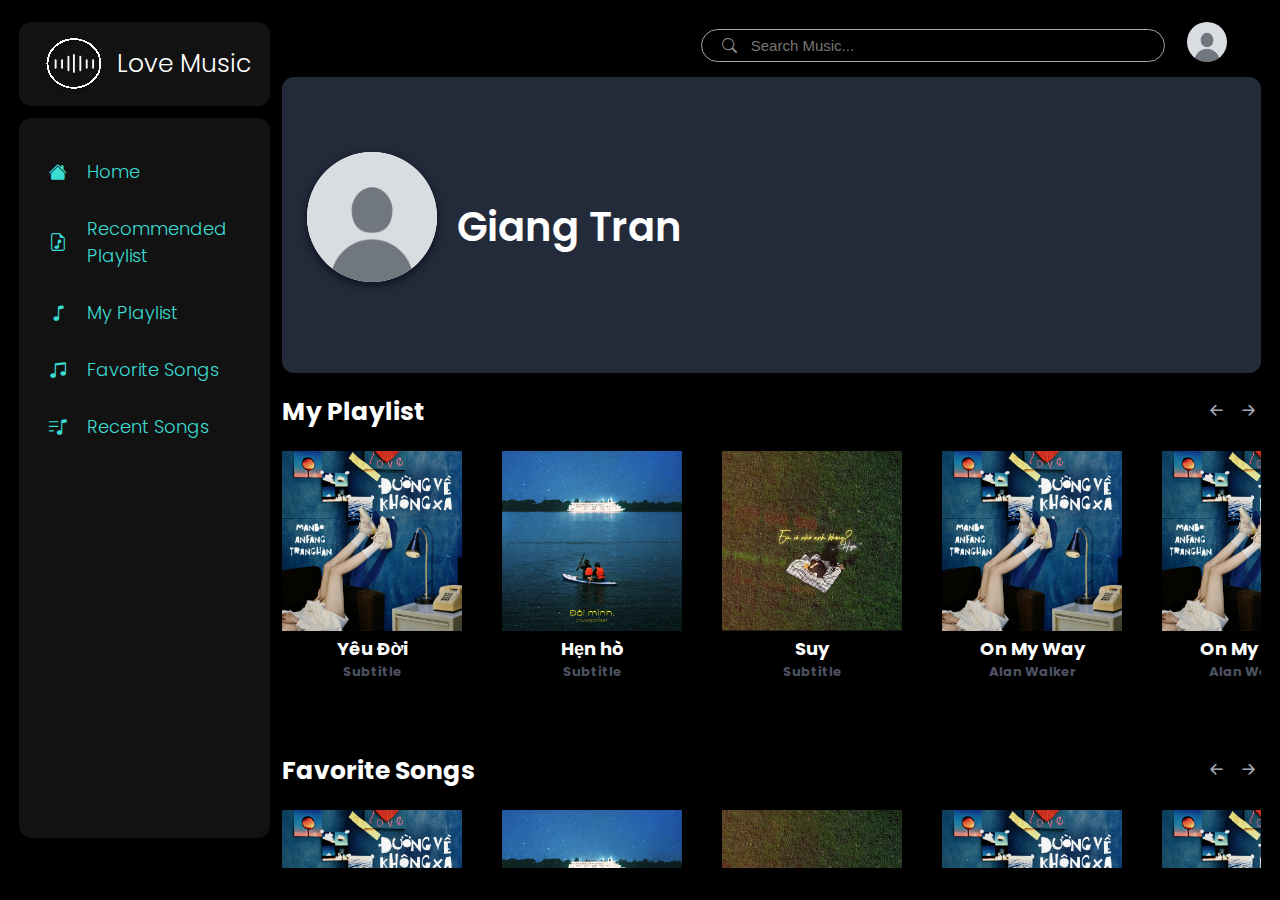
<file: index.html>
<!DOCTYPE html>
<html lang="en">
<head>
    <meta charset="UTF-8">
    <meta name="viewport" content="width=device-width, initial-scale=1.0">
    <link rel="stylesheet" href="https://cdn.jsdelivr.net/npm/bootstrap-icons@1.7.2/font/bootstrap-icons.css">
    <link rel="stylesheet" href="style.css">
    <title>Love Music</title>
</head>
<body>
    <header>
        <div class="menu_side">
            <div class="logo">
                <div class="img_logo">
                    <img src="img/logo.svg" alt="Logo" title="Logo">
                </div>
                <div class="web_name">Love Music</div>
            </div>
            <div class="playlist">
                <!-- <h1>Playlist</h1> -->
                <h4 class="active"><span></span><i class="bi bi-house-fill"></i> Home</h4>
                <h4 class="active"><span></span><i class="bi bi-file-earmark-music"></i> Recommended Playlist</h4>
                <h4 class="active"><span></span><i class="bi bi-music-note"></i>My Playlist</h4>
                <h4 class="active"><span></span><i class="bi bi-music-note-beamed"></i> Favorite Songs</h4>
                <h4 class="active"><span></span><i class="bi bi-music-note-list"></i></i> Recent Songs</h4>
            </div>
        </div>

        <div class="song_side">
            <nav>
                <div class="search">
                    <i class="bi bi-search"></i>
                    <input type="text" placeholder="Search Music...">
                </div>
                <div class="user">
                    <img src="img/avatar.jpg" alt="User" title="GiangTran">
                </div>
            </nav>
            <div class="profile">
                <div class="ava">
                    <img src="img/avatar.jpg" alt="Avatar" title="GiangTran">
                </div>
                <div class="username">Giang Tran</div>
            </div>
                <!-- ------------------------------------------------------------------------------------------- -->
            <div class="my_playlist">
                <div class="h4">
                    <h4>My Playlist</h4>
                    <div class="btn_s">
                        <i id="left_scroll" class="bi bi-arrow-left-short"></i>
                        <i id="right_scroll" class="bi bi-arrow-right-short"></i>
                    </div>
                </div>

                <div class="playlists">
                    <li class="songItem">
                        <div class="img_play">
                            <img src="img/1.jpg" alt="alan">
                            <i class="bi playListPlay bi-play-circle-fill" id="7"></i>
                        </div>
                        <h5>Yêu Đời
                            <br>
                            <div class="subtitle">Subtitle</div>
                        </h5>
                    </li>
                    <li class="songItem">
                        <div class="img_play">
                            <img src="img/2.jpg" alt="alan">
                            <i class="bi playListPlay bi-play-circle-fill" id="8"></i>
                        </div>
                        <h5>Hẹn hò
                            <br>
                            <div class="subtitle">Subtitle</div>
                        </h5>
                    </li>
                    <li class="songItem">
                        <div class="img_play">
                            <img src="img/3.jpg" alt="alan">
                            <i class="bi playListPlay bi-play-circle-fill" id="9"></i>
                        </div>
                        <h5>Suy
                            <br>
                            <div class="subtitle">Subtitle</div>
                        </h5>
                    </li>
                    <li class="songItem">
                        <div class="img_play">
                            <img src="img/1.jpg" alt="alan">
                            <i class="bi playListPlay bi-play-circle-fill" id="10"></i>
                        </div>
                        <h5>On My Way
                            <br>
                            <div class="subtitle">Alan Walker</div>
                        </h5>
                    </li>
                    <li class="songItem">
                        <div class="img_play">
                            <img src="img/1.jpg" alt="alan">
                            <i class="bi playListPlay bi-play-circle-fill" id="11"></i>
                        </div>
                        <h5>On My Way
                            <br>
                            <div class="subtitle">Alan Walker</div>
                        </h5>
                    </li>
                    <li class="songItem">
                        <div class="img_play">
                            <img src="img/1.jpg" alt="alan">
                            <i class="bi playListPlay bi-play-circle-fill" id="12"></i>
                        </div>
                        <h5>On My Way
                            <br>
                            <div class="subtitle">Alan Walker</div>
                        </h5>
                    </li>
                    <li class="songItem">
                        <div class="img_play">
                            <img src="img/1.jpg" alt="alan">
                            <i class="bi playListPlay bi-play-circle-fill" id="13"></i>
                        </div>
                        <h5>On My Way
                            <br>
                            <div class="subtitle">Alan Walker</div>
                        </h5>
                    </li>
                    <li class="songItem">
                        <div class="img_play">
                            <img src="img/1.jpg" alt="alan">
                            <i class="bi playListPlay bi-play-circle-fill" id="14"></i>
                        </div>
                        <h5>On My Way
                            <br>
                            <div class="subtitle">Alan Walker</div>
                        </h5>
                    </li>
                    <li class="songItem">
                        <div class="img_play">
                            <img src="img/1.jpg" alt="alan">
                            <i class="bi playListPlay bi-play-circle-fill" id="15"></i>
                        </div>
                        <h5>On My Way
                            <br>
                            <div class="subtitle">Alan Walker</div>
                        </h5>
                    </li>
                </div>
            </div>
            <!-- ------------------------------------------------------------------------------------------ -->
            <div class="my_playlist">
                <div class="h4">
                    <h4>Favorite Songs</h4>
                    <div class="btn_s">
                        <i id="left_scroll" class="bi bi-arrow-left-short"></i>
                        <i id="right_scroll" class="bi bi-arrow-right-short"></i>
                    </div>
                </div>

                <div class="playlists">
                    <li class="songItem">
                        <div class="img_play">
                            <img src="img/1.jpg" alt="alan">
                            <i class="bi playListPlay bi-play-circle-fill" id="7"></i>
                        </div>
                        <h5>Song 1
                            <br>
                            <div class="subtitle">Subtitle</div>
                        </h5>
                    </li>
                    <li class="songItem">
                        <div class="img_play">
                            <img src="img/2.jpg" alt="alan">
                            <i class="bi playListPlay bi-play-circle-fill" id="8"></i>
                        </div>
                        <h5>Song 2
                            <br>
                            <div class="subtitle">Subtitle</div>
                        </h5>
                    </li>
                    <li class="songItem">
                        <div class="img_play">
                            <img src="img/3.jpg" alt="alan">
                            <i class="bi playListPlay bi-play-circle-fill" id="9"></i>
                        </div>
                        <h5>Song 3
                            <br>
                            <div class="subtitle">Subtitle</div>
                        </h5>
                    </li>
                    <li class="songItem">
                        <div class="img_play">
                            <img src="img/1.jpg" alt="alan">
                            <i class="bi playListPlay bi-play-circle-fill" id="10"></i>
                        </div>
                        <h5>On My Way
                            <br>
                            <div class="subtitle">Alan Walker</div>
                        </h5>
                    </li>
                    <li class="songItem">
                        <div class="img_play">
                            <img src="img/1.jpg" alt="alan">
                            <i class="bi playListPlay bi-play-circle-fill" id="11"></i>
                        </div>
                        <h5>On My Way
                            <br>
                            <div class="subtitle">Alan Walker</div>
                        </h5>
                    </li>
                    <li class="songItem">
                        <div class="img_play">
                            <img src="img/1.jpg" alt="alan">
                            <i class="bi playListPlay bi-play-circle-fill" id="12"></i>
                        </div>
                        <h5>On My Way
                            <br>
                            <div class="subtitle">Alan Walker</div>
                        </h5>
                    </li>
                    <li class="songItem">
                        <div class="img_play">
                            <img src="img/1.jpg" alt="alan">
                            <i class="bi playListPlay bi-play-circle-fill" id="13"></i>
                        </div>
                        <h5>On My Way
                            <br>
                            <div class="subtitle">Alan Walker</div>
                        </h5>
                    </li>
                    <li class="songItem">
                        <div class="img_play">
                            <img src="img/1.jpg" alt="alan">
                            <i class="bi playListPlay bi-play-circle-fill" id="14"></i>
                        </div>
                        <h5>On My Way
                            <br>
                            <div class="subtitle">Alan Walker</div>
                        </h5>
                    </li>
                    <li class="songItem">
                        <div class="img_play">
                            <img src="img/1.jpg" alt="alan">
                            <i class="bi playListPlay bi-play-circle-fill" id="15"></i>
                        </div>
                        <h5>On My Way
                            <br>
                            <div class="subtitle">Alan Walker</div>
                        </h5>
                    </li>
                </div>
            </div>
            <!-- ------------------------------------------------------------------------------------------ -->
            <!-- <div class="favourite_songs">
                <div class="h4">
                    <h4>Favorite Songs</h4>
                    <div class="btn_s">
                        <i id="left_scrolls" class="bi bi-arrow-left-short"></i>
                        <i id="right_scrolls" class="bi bi-arrow-right-short"></i>
                    </div>
                </div>
                <div class="song">
                    <li>
                        <img src="img/1.jpg" alt="Arjit Singh" title="Arjit Singh">
                    </li>
                    <li>
                        <img src="img/1.jpg" alt="Arjit Singh" title="Arjit Singh">
                    </li>
                    <li>
                        <img src="img/1.jpg" alt="Arjit Singh" title="Arjit Singh">
                    </li>
                    <li>
                        <img src="img/1.jpg" alt="Arjit Singh" title="Arjit Singh">
                    </li>
                    <li>
                        <img src="img/1.jpg" alt="Arjit Singh" title="Arjit Singh">
                    </li>
                    <li>
                        <img src="img/1.jpg" alt="Arjit Singh" title="Arjit Singh">
                    </li>
                </div>
            </div>
            <div class="favourite_songs">
                <div class="h4">
                    <h4>Recent Songs</h4>
                    <div class="btn_s">
                        <i id="left_scrolls" class="bi bi-arrow-left-short"></i>
                        <i id="right_scrolls" class="bi bi-arrow-right-short"></i>
                    </div>
                </div>
                <div class="song">
                    <li>
                        <img src="img/1.jpg" alt="Arjit Singh" title="Arjit Singh">
                    </li>
                    <li>
                        <img src="img/1.jpg" alt="Arjit Singh" title="Arjit Singh">
                    </li>
                    <li>
                        <img src="img/1.jpg" alt="Arjit Singh" title="Arjit Singh">
                    </li>
                    <li>
                        <img src="img/1.jpg" alt="Arjit Singh" title="Arjit Singh">
                    </li>
                    <li>
                        <img src="img/1.jpg" alt="Arjit Singh" title="Arjit Singh">
                    </li>
                    <li>
                        <img src="img/1.jpg" alt="Arjit Singh" title="Arjit Singh">
                    </li>
                </div>
            </div> -->
        </div>
    </header>
</body>
</html>
</file>
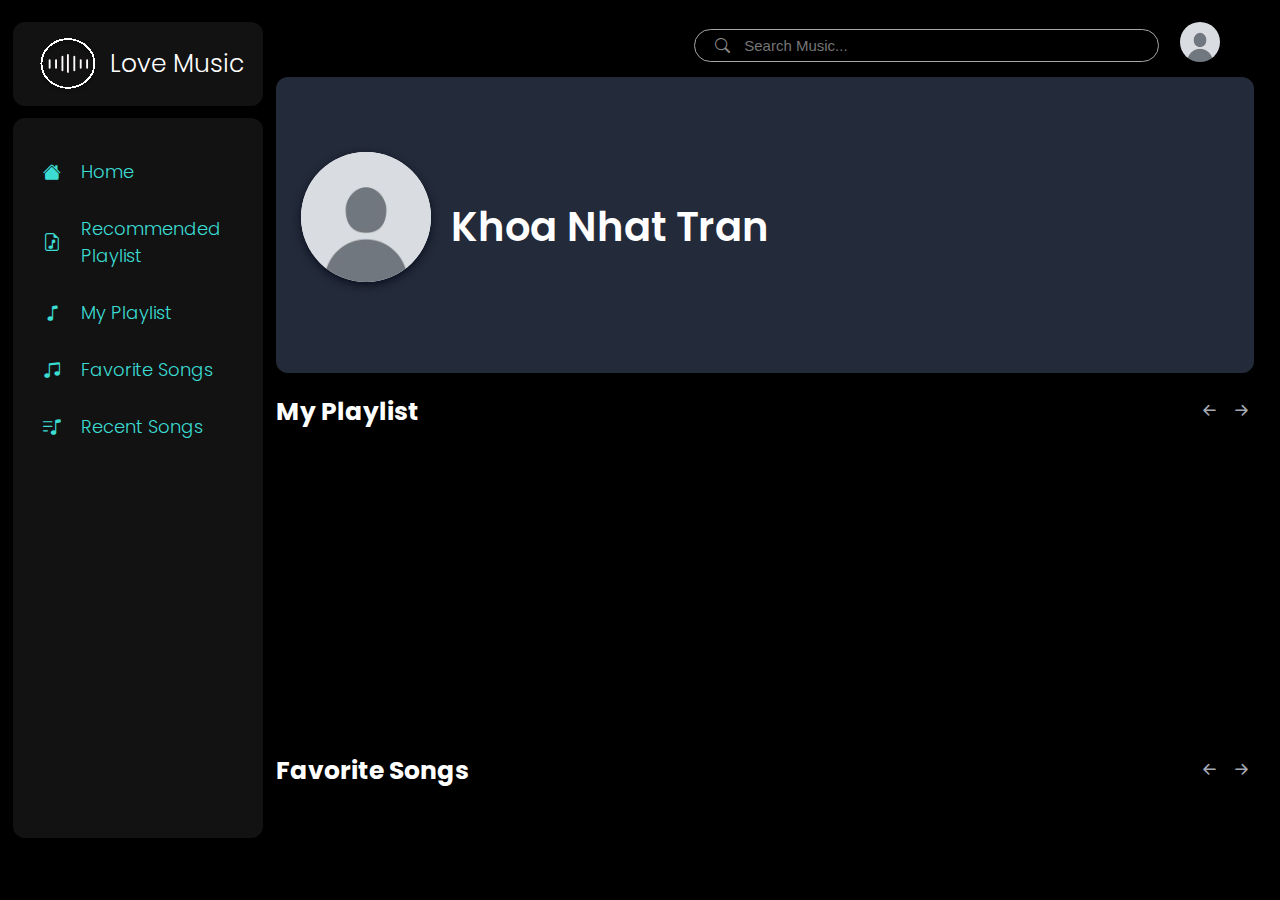
<file: index_fix.html>
<!DOCTYPE html>
<html lang="en">
<head>
    <meta charset="UTF-8">
    <meta name="viewport" content="width=device-width, initial-scale=1.0">
    <link rel="stylesheet" href="https://cdn.jsdelivr.net/npm/bootstrap-icons@1.7.2/font/bootstrap-icons.css">
    <link rel="stylesheet" href="style.css">
    <title>Love Music</title>
</head>
<body>
    <header>
        <div class="menu_side">
            <div class="logo">
                <div class="img_logo">
                    <img src="img/logo.svg" alt="Logo" title="Logo">
                </div>
                <div class="web_name">Love Music</div>
            </div>
            <div class="playlist">
                <h4 class="active"><span></span><i class="bi bi-house-fill"></i> Home</h4>
                <h4 class="active"><span></span><i class="bi bi-file-earmark-music"></i> Recommended Playlist</h4>
                <h4 class="active"><span></span><i class="bi bi-music-note"></i> My Playlist</h4>
                <h4 class="active"><span></span><i class="bi bi-music-note-beamed"></i> Favorite Songs</h4>
                <h4 class="active"><span></span><i class="bi bi-music-note-list"></i> Recent Songs</h4>
            </div>
        </div>

        <div class="song_side">
            <nav>
                <div class="search">
                    <i class="bi bi-search"></i>
                    <input type="text" placeholder="Search Music...">
                </div>
                <div class="user">
                    <img src="img/avatar.jpg" alt="User" title="khoacm" id="userImage">
                </div>
            </nav>
            <div class="profile">
                <div class="ava">
                    <img src="img/avatar.jpg" alt="Avatar" title="GiangTran">
                </div>
                <div class="username">Khoa Nhat Tran</div>
            </div>

            <!-- My Playlist Section -->
            <div class="my_playlist">
                <div class="h4">
                    <h4>My Playlist</h4>
                    <div class="btn_s">
                        <i id="left_scroll" class="bi bi-arrow-left-short"></i>
                        <i id="right_scroll" class="bi bi-arrow-right-short"></i>
                    </div>
                </div>
                <div class="playlists",  id="myPlaylistContainer">
                    <!-- Playlist Items -->
                    <!-- Add your playlist items here -->
                </div>
            </div>

            <!-- Favorite Songs Section -->
            <div class="my_playlist">
                <div class="h4">
                    <h4>Favorite Songs</h4>
                    <div class="btn_s">
                        <i id="left_scroll" class="bi bi-arrow-left-short"></i>
                        <i id="right_scroll" class="bi bi-arrow-right-short"></i>
                    </div>
                </div>
                <div class="playlists", id="myRecentlyPlaylistContainter">
                    <!-- Favorite Songs Items -->
                    <!-- Add your favorite songs items here -->
                </div>
            </div>
            <!-- End Playlist Components -->
        </div>
    </header>x1
    <script src='main.js'></script></body>
</html>
</file>
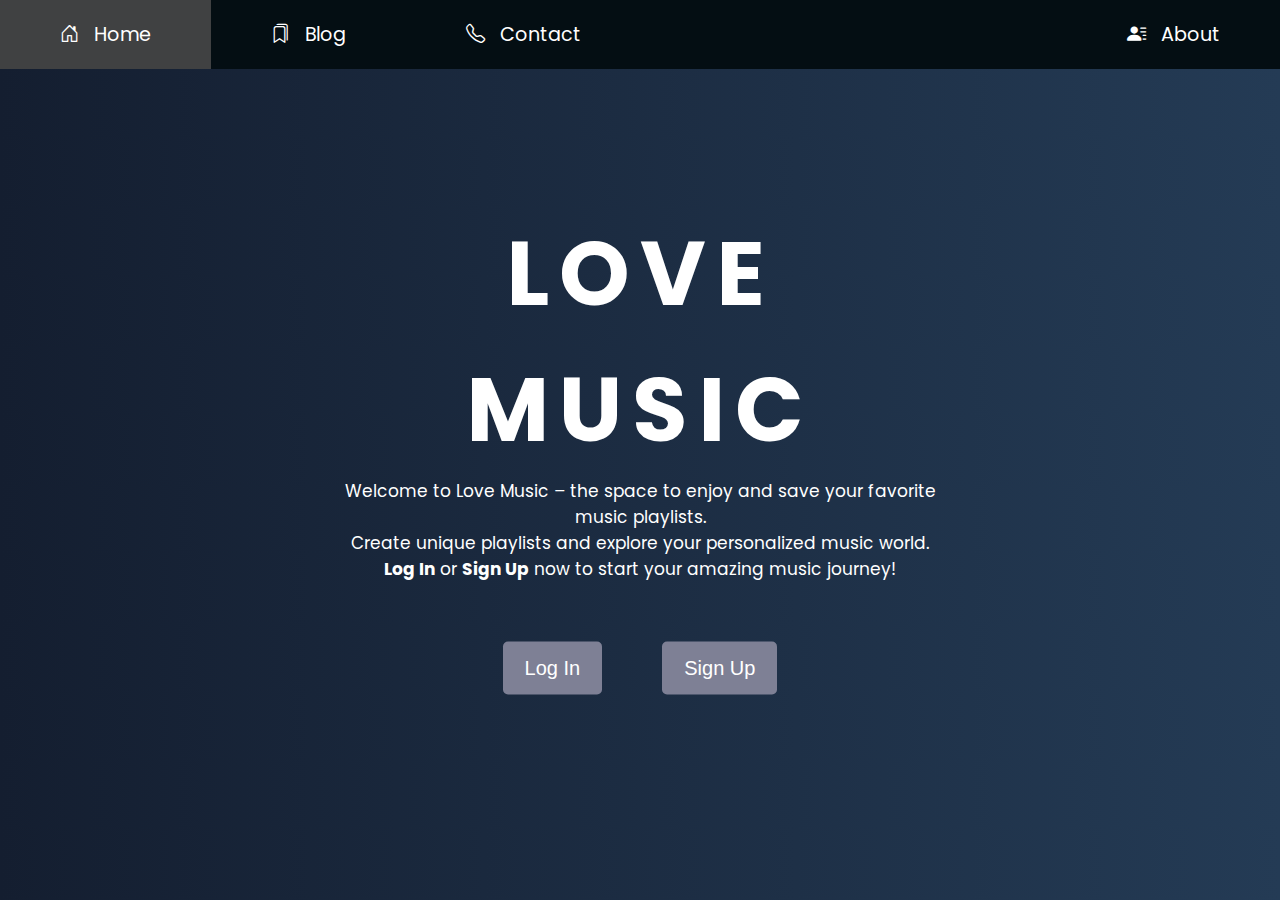
<file: landingpage.html>
<!DOCTYPE html>
<html lang="en">
  <head>
    <meta charset="UTF-8" />
    <meta name="viewport" content="width=device-width, initial-scale=1.0" />
    <link
      rel="stylesheet"
      href="https://cdn.jsdelivr.net/npm/bootstrap-icons@1.7.2/font/bootstrap-icons.css" />
    <link rel="stylesheet" href="landingpage.css" />
    <link rel="icon" href="img/notnhac.svg" type="image/svg+xml">
    <title>Love Music</title>
  </head>
  <body>
    <header>
      <ul>
        <li>
          <a href="home.html"><i class="bi bi-house-door"></i> Home</a>
        </li>
        <li>
          <a href="news.html"><i class="bi bi-bookmarks"></i> Blog</a>
        </li>
        <li>
          <a href="contact.html"><i class="bi bi-telephone"></i> Contact</a
          >
        </li>
        <li style="float: right"><a href="about.html"><i class="bi bi-person-lines-fill"></i> About</a></li>
      </ul>
    </header>
    <div class="container">
        <h1>LOVE MUSIC</h1>
        <p>Welcome to Love Music – the space to enjoy and save your favorite music playlists. <br>
            Create unique playlists and explore your personalized music world. <br>
            <b>Log In</b> or <b>Sign Up</b> now to start your amazing music journey!</p>
        <div class="buttons">
            <button>
                <a href="login.html"> Log In</a>
            </button>
            <button>
                <a href="signup.html"> Sign Up</a>
            </button>
        </div>
    </div>
  </body>
</html>
</file>
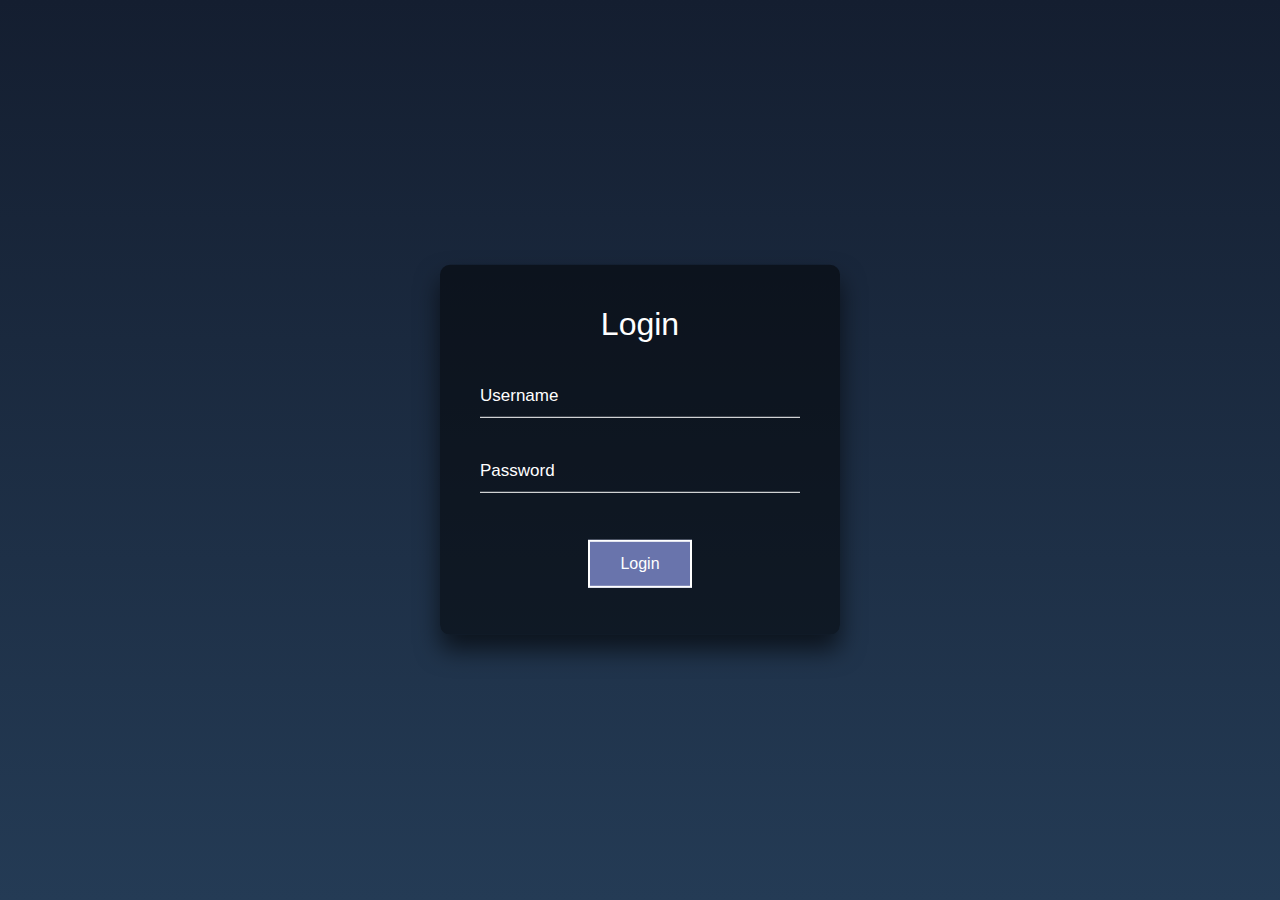
<file: login.html>
<!DOCTYPE html>
<html lang="en">

<head>
    <meta charset="UTF-8">
    <meta name="viewport" content="width=device-width, initial-scale=1.0">
    <link rel="stylesheet " href="login.css">
    <link rel="stylesheet" href="https://stackpath.bootstrapcdn.com/bootstrap/4.5.2/css/bootstrap.min.css">
    <link rel="icon" href="img/notnhac.svg" type="image/svg+xml">
    <script src="https://code.jquery.com/jquery-3.5.1.slim.min.js"></script>
    <script src="https://cdn.jsdelivr.net/npm/@popperjs/core@2.5.3/dist/umd/popper.min.js"></script>
    <script src="https://stackpath.bootstrapcdn.com/bootstrap/4.5.2/js/bootstrap.min.js"></script>
    <title>Log in</title>
</head>

<body>
    <div class="login-box">
        <h2>Login</h2>
        <form>
            <div class="user-box">
                <input type="text" name="" required="">
                <label>Username</label>
            </div>
            <div class="user-box">
                <input type="password" name="" required="">
                <label>Password</label>
            </div>
            <div class="btn">
                <button id="" type="button" onclick="login(event)"> Login </button>
            </div>
        </form>
    </div>
</body>

</html>
</file>
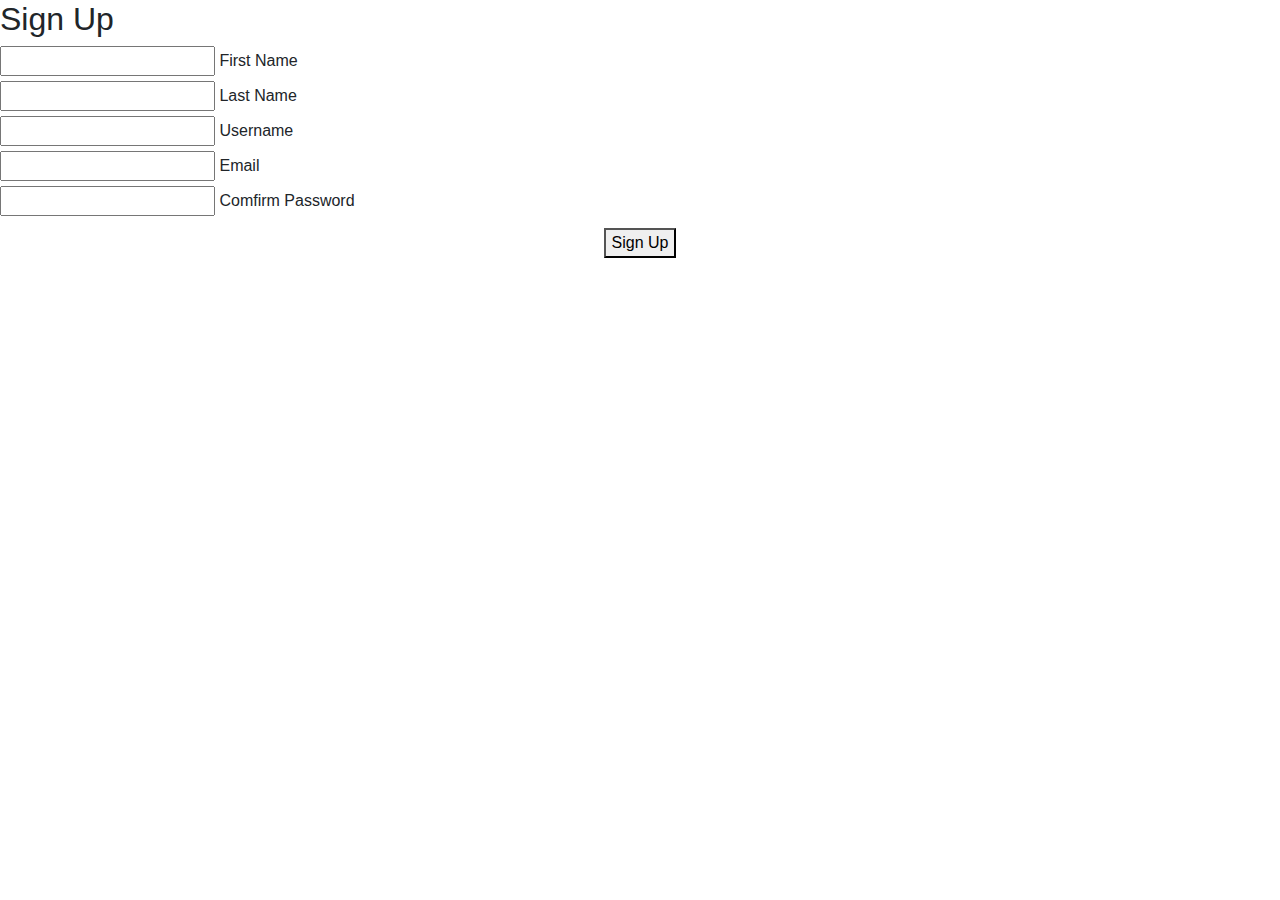
<file: signup.html>
<!DOCTYPE html>
<html lang="en">

<head>
    <meta charset="UTF-8">
    <meta name="viewport" content="width=device-width, initial-scale=1.0">
    <link rel="stylesheet " href="signup.css">
    <link rel="stylesheet" href="https://stackpath.bootstrapcdn.com/bootstrap/4.5.2/css/bootstrap.min.css">
    <link rel="icon" href="img/notnhac.svg" type="image/svg+xml">
    <script src="https://code.jquery.com/jquery-3.5.1.slim.min.js"></script>
    <script src="https://cdn.jsdelivr.net/npm/@popperjs/core@2.5.3/dist/umd/popper.min.js"></script>
    <script src="https://stackpath.bootstrapcdn.com/bootstrap/4.5.2/js/bootstrap.min.js"></script>
    <title>Sign Up</title>
</head>

<body>
    <div class="signup-box">
        <h2>Sign Up</h2>
        <form>
            <div class="user-box">
                <input type="text" name="" required="">
                <label>First Name</label>
            </div>
            <div class="user-box">
                <input type="text" name="" required="">
                <label>Last Name</label>
            </div>
            <div class="user-box">
                <input type="text" name="" required="">
                <label>Username</label>
            </div>
            <div class="user-box">
                <input type="text" name="" required="">
                <label>Email</label>
            </div>

            <div class="user-box">
                <input type="password" name="" required="">
                <label>Comfirm Password</label>
            </div>
            <div class="btn">
                <button id="" type="button" onclick="login(event)"> Sign Up </button>
            </div>
        </form>
    </div>
</body>

</html>
</file>
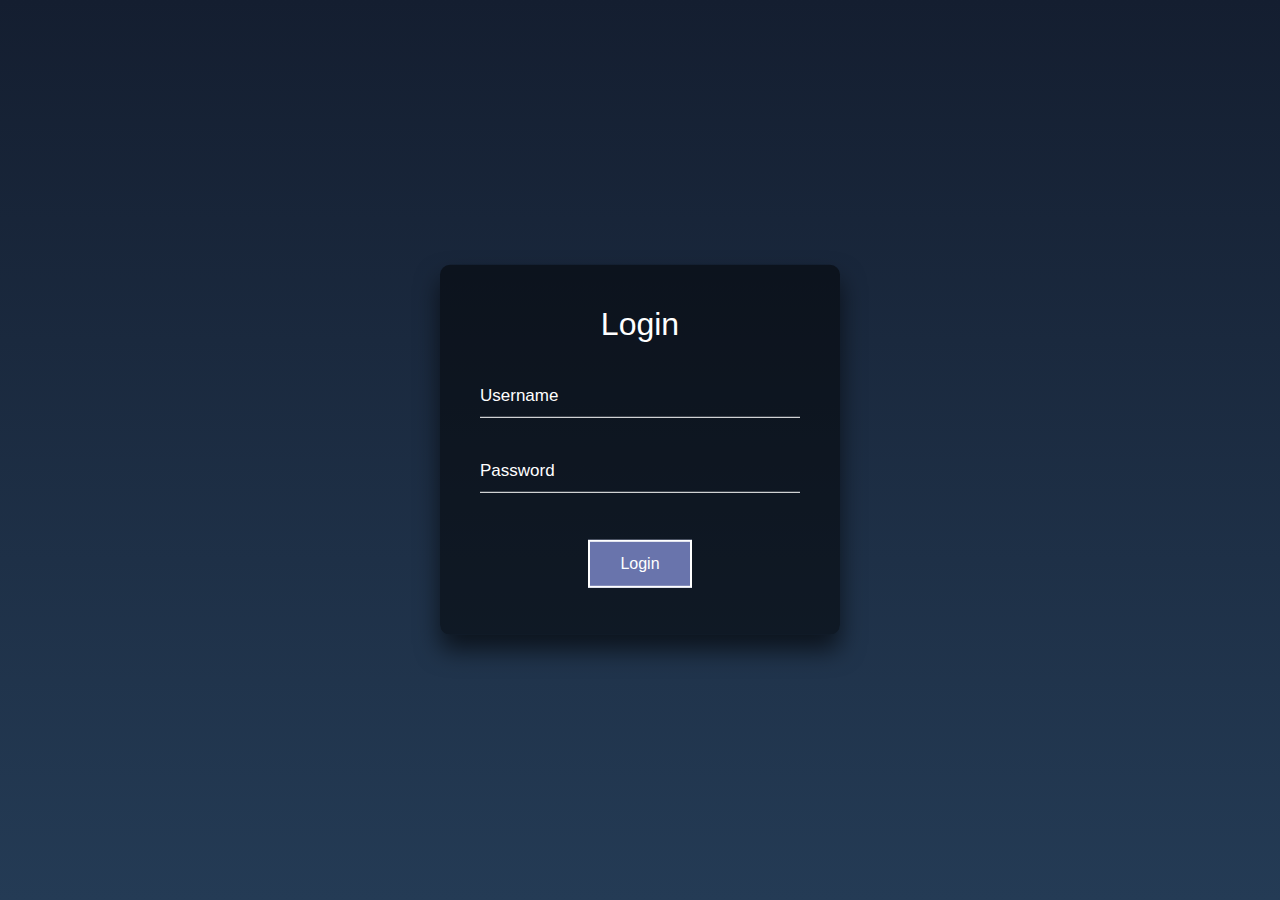
<file: FE/login.html>
<!DOCTYPE html>
<html lang="en">

<head>
    <meta charset="UTF-8">
    <meta name="viewport" content="width=device-width, initial-scale=1.0">
    <link rel="stylesheet " href="login.css">
    <link rel="stylesheet" href="https://stackpath.bootstrapcdn.com/bootstrap/4.5.2/css/bootstrap.min.css">
    <link rel="icon" href="img/notnhac.svg" type="image/svg+xml">
    <script src="https://code.jquery.com/jquery-3.5.1.slim.min.js"></script>
    <script src="https://cdn.jsdelivr.net/npm/@popperjs/core@2.5.3/dist/umd/popper.min.js"></script>
    <script src="https://stackpath.bootstrapcdn.com/bootstrap/4.5.2/js/bootstrap.min.js"></script>
    <title>Log in</title>
</head>

<body>
    <div class="login-box">
        <h2>Login</h2>
        <form>
            <div class="user-box">
                <input type="text" name="" required="" id="username">
                <label>Username</label>
            </div>
            <div class="user-box">
                <input type="password" name="" required="" id="password">
                <label>Password</label>
            </div>
            <div class="btn">
                <button id="" type="button" onclick="login(event)"> Login </button>
            </div>
        </form>
    </div>
    



    <!-- Success Modal -->
    <div class="modal fade" id="successModal" tabindex="-1" role="dialog" aria-labelledby="successModalLabel" aria-hidden="true">
        <div class="modal-dialog" role="document">
            <div class="modal-content">
                <div class="modal-header">
                    <h5 class="modal-title" id="successModalLabel">Success</h5>
                    <button type="button" class="close" data-dismiss="modal" aria-label="Close">
                        <span aria-hidden="true">&times;</span>
                    </button>
                </div>
                <div class="modal-body">
                    Login successfully!
                </div>
            </div>
        </div>
    </div>

    <!-- Error Modal -->
    <div class="modal fade" id="errorModal" tabindex="-1" role="dialog" aria-labelledby="errorModalLabel" aria-hidden="true">
        <div class="modal-dialog" role="document">
            <div class="modal-content">
                <div class="modal-header">
                    <h5 class="modal-title" id="errorModalLabel">Error</h5>
                    <button type="button" class="close" data-dismiss="modal" aria-label="Close">
                        <span aria-hidden="true">&times;</span>
                    </button>
                </div>
                <div class="modal-body">
                    Username or Password not found
                </div>
            </div>
        </div>
    </div>



    <script src="auth.js"></script>
</body>

</html>
</file>
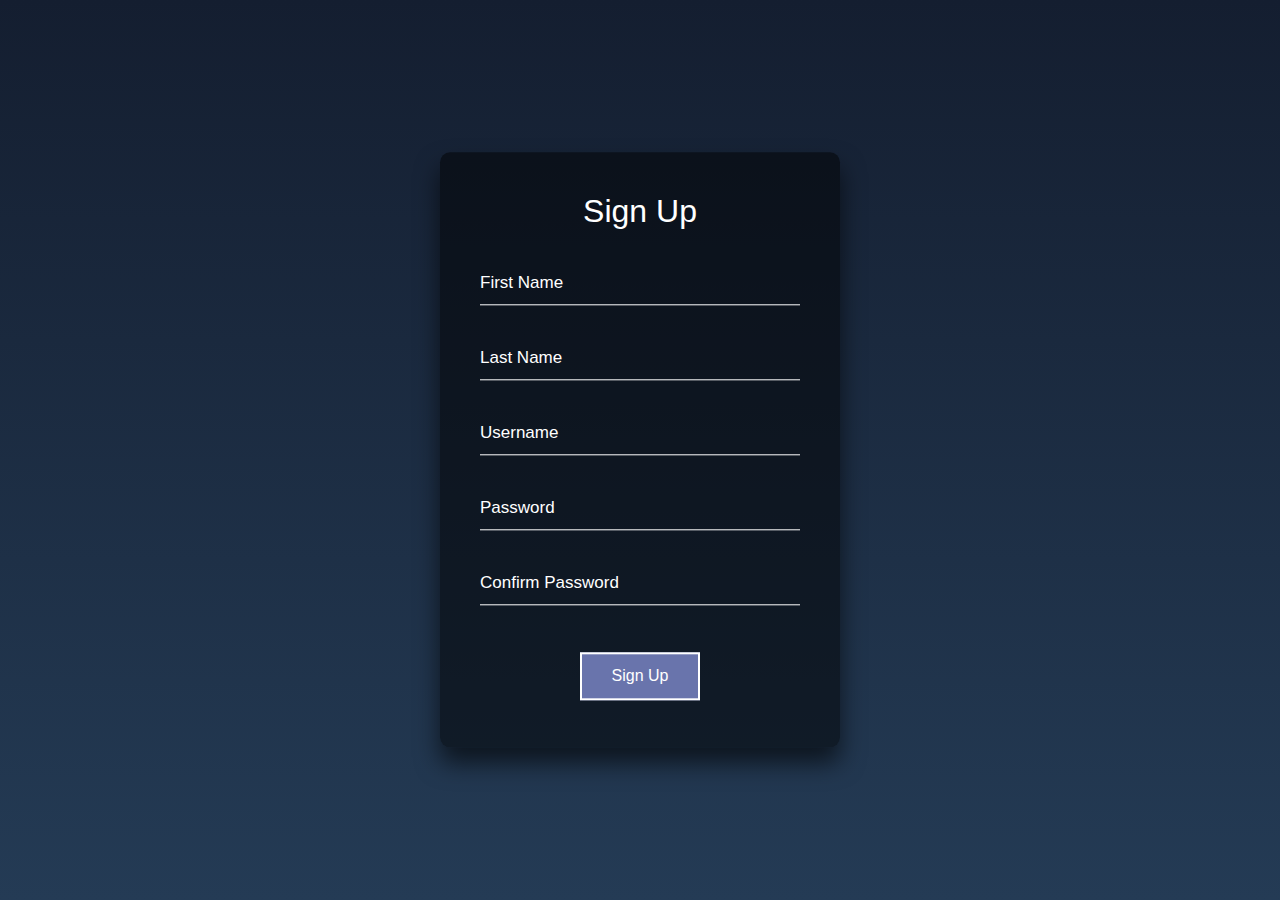
<file: FE/signup.html>
<!DOCTYPE html>
<html lang="en">

<head>
    <meta charset="UTF-8">
    <meta name="viewport" content="width=device-width, initial-scale=1.0">
    <link rel="stylesheet " href="signup.css">
    <link rel="stylesheet" href="https://stackpath.bootstrapcdn.com/bootstrap/4.5.2/css/bootstrap.min.css">
    <link rel="icon" href="img/notnhac.svg" type="image/svg+xml">
    <script src="https://code.jquery.com/jquery-3.5.1.slim.min.js"></script>
    <script src="https://cdn.jsdelivr.net/npm/@popperjs/core@2.5.3/dist/umd/popper.min.js"></script>
    <script src="https://stackpath.bootstrapcdn.com/bootstrap/4.5.2/js/bootstrap.min.js"></script>
    <title>Sign Up</title>
</head>

<body>
    <div class="signup-box">
        <h2>Sign Up</h2>
        <form>
            <div class="user-box">
                <input id= "first_name" type="text" name="" required="">
                <label>First Name</label>
            </div>
            <div class="user-box">
                <input id= "last_name" type="text" name="" required="">
                <label>Last Name</label>
            </div>
            <div class="user-box">
                <input id="username" type="text" name="" required="">
                <label>Username</label>
            </div>
            <!-- <div class="user-box">
                <input id="e," type="text" name="" required="">
                <label>Email</label>
            </div> -->
            <div class="user-box">
                <input id="password" type="password" name="" required="">
                <label>Password</label>
            </div>
            <div class="user-box">
                <input id="confirm_password" type="password" name="" required="">
                <label>Confirm Password</label>
            </div>
            <div class="btn">
                <button id="" type="button" onclick="signup(event)"> Sign Up </button>
            </div>
        </form>
    </div>


    <div class="modal fade" id="successModal" tabindex="-1" role="dialog" aria-labelledby="successModalLabel" aria-hidden="true">
        <div class="modal-dialog" role="document">
            <div class="modal-content">
                <div class="modal-header">
                    <h5 class="modal-title" id="successModalLabel">Success</h5>
                    <button type="button" class="close" data-dismiss="modal" aria-label="Close">
                        <span aria-hidden="true">&times;</span>
                    </button>
                </div>
                <div class="modal-body">
                    Signup successful! You can Login to the system !
                </div>
            </div>
        </div>
    </div>

    <!-- Error Modal -->
    <div class="modal fade" id="errorModal" tabindex="-1" role="dialog" aria-labelledby="errorModalLabel" aria-hidden="true">
        <div class="modal-dialog" role="document">
            <div class="modal-content">
                <div class="modal-header">
                    <h5 class="modal-title" id="errorModalLabel">Error</h5>
                    <button type="button" class="close" data-dismiss="modal" aria-label="Close">
                        <span aria-hidden="true">&times;</span>
                    </button>
                </div>
                <div class="modal-body">
                    Signup failed. Please try again.
                </div>
            </div>
        </div>
    </div>

    <script src="auth.js"></script>

</body>

</html>
</file>
<file: style.css>
@import url('https://fonts.googleapis.com/css2?family=Poppins:wght@100;200;300;400;500;600;700;800;900&display=swap');

* {
    padding: 0;
    margin: 0;
    box-sizing: border-box;
}

body {
    position: relative;
    width: 100%;
    height: 100vh;
    background-color: #000000;
    font-family: 'Poppins', sans-serif;
    display: flex;
    align-items: center;
    justify-content: center;
}

header {
    position: relative;
    width: 98%;
    height: 98%;
    display: flex;
    flex-wrap: wrap;
    margin: auto;
    overflow:hidden;
}

header .menu_side{
    position: relative;
    width: 20%;
    height: 96%;
    margin: 1% 0.5%;
    color: #fff;
    background-color: #000000;
    /* overflow: hidden; */
}

header .song_side {
    position: relative;
    width: 78%;
    height: 96%;
    margin: 1% 0.5%;
    color: #fff;
    background-color: #000000;
    overflow-y: scroll;
}

header .menu_side .logo{
    position: relative;
    display: flex;
    align-items: center;
    height: 10%;
    background-color: #121212;
    color: #fff;
    border-radius: 12px; /* Added border-radius */
    margin-bottom: 12px;
}

header .menu_side .logo .img_logo {
    position: relative;
    width: 60px;
    height: 60px;
    padding-left: 10%;
    padding-top: 1%;
}

header .menu_side .logo .img_logo img {
    position: absolute;
    height: 100%;
    width: 100%;
}

header .menu_side .logo .web_name {
    font-size:larger;
    font-weight: 300;
    font-size: 25px;
    padding-left: 15%;
}

header .menu_side h1 {
    font-size: 20px;
    margin: 25px 0px 0px 20px;
    font-weight: 400;
}

header .menu_side .playlist {
    height: 85%;
    padding-top: 10px;
    background-color: #121212;
    color: #fff;
    border-radius: 12px; /* Added border-radius */
}

header .menu_side .playlist h4 {
    font-size: 18px;
    font-weight: 300;
    padding-top: 30px;
    padding-left: 30px;
    color: #4c5262;
    cursor: pointer;
    display: flex;
    align-items: center;
    transition: .3s linear;
}

header .menu_side .playlist h4:hover {
    color: #fff;
}

header .menu_side .playlist h4 span {
    position: relative;
    margin-right: 35px;
}

header .menu_side .playlist h4 span::before {
    content: '';
    position: absolute;
    width: 4px;
    height: 4px;
    border: 2px solid #4c5262;
    border-radius: 50%;
    top: -4px;
    transition: .3s linear;
}

header .menu_side .playlist h4:hover span::before {
    border: 2px solid #fff;
}

header .menu_side .playlist h4 .bi {
    display: none;
}

header .menu_side .playlist .active {
    color: #3bdcd2;
}

header .menu_side .playlist .active span {
    display: none;
}

header .menu_side .playlist .active .bi {
    display: flex;
    margin-right: 20px;
}
/* -------------------------------------------------- */
/*                     SONG SIDE                      */
/* -------------------------------------------------- */
header .song_side .profile{
    position: relative;
    height: 35%;
    background-color: #232A39;
    border-radius: 12px;
}

header .song_side .profile .ava{
    position: absolute;
    margin: 75px 0px 0px 25px;
    border-radius: 100%;
    width: 130px;
    height: 130px;
    background-color: #fff;
    box-shadow: 0px 3px 8px #090f1f;
}

header .song_side .profile .ava img {
    position: absolute;
    width: 130px;
    height: 130px;
    border-radius: 50%;
}

header .song_side .profile .ava img:hover {
    width: 135px;
    height: 135px;
    border-radius: 50%;
    border: 2px solid #3bdcd2;
}

header .song_side .profile .username {
    position: absolute;
    font-size: 40px;
    font-weight: 600;
    margin: 120px 0px 0px 175px;
    color: #fff;
}

header .song_side .profile .username:hover {
    color: aquamarine;
}

header .song_side nav{
    position: relative;
    width: 95%;
    height: 6.5%;
    /* margin: auto; */
    margin-top: 0px;
    display: flex;
    align-items: center;
    justify-content: space-between;
}

header .song_side nav .search{
    position: relative;
    width: 50%;
    border: 1px solix #fff;
    padding: 3px 10px;
    margin-left: 45%;
    margin-bottom: 7px;
    border-radius: 20px;
    color: rgb(142, 141, 141);
    border: 1.5px solid rgb(167, 166, 166);
}

header .song_side nav .search::before{
    content: '';
    position: absolute;
    width: 100%;
    height: 100%;
    border-radius: 20px;
    background: rgb(184, 184, 184,.1);
    backdrop-filter: blur(5px);
    z-index: -1;
}

header .song_side nav .search .bi{
    font-size: 15px;
    padding: 5px 0px 0px 10px;
}

header .song_side nav .search input{
    background: none;
    outline: none;
    border: none;
    padding: 2px 10px;
    color: #fff;
    font-size: 15px;
}

 header .song_side nav .user {
     position: relative;
     width: 25px;
     height: 70%;
     margin-bottom: 15px;
     border-radius: 100%;
     cursor: pointer;
 }

 header .song_side nav .user img {
     position: absolute;
     width: 40px;
     height: 40px;
     border-radius: 50%;
 }

 header .song_side .my_playlist {
     width: 100%;
     height: 40%;
     margin: auto;
     margin-top: 20px;
 }

 header .song_side .my_playlist .h4 {
     display: flex;
     font-size: 25px;
     align-items: center;
     justify-content: space-between;
 }

 header .song_side .my_playlist .h4 .bi {
     color: #a4a8b4;
     cursor: pointer;
     transition: .3s linear;
 }

 header .song_side .my_playlist .h4 .bi:hover {
     color: #fff;
 }


 header .song_side .my_playlist .playlists {
     width: 100%;
     height: 80%;
     margin-top: 20px;
     display: flex;
     scroll-behavior: smooth;
     overflow-x: auto;
 }

 header .song_side .my_playlist .playlists::-webkit-scrollbar {
     display: none;
 }

 header .song_side .my_playlist .playlists li {
     min-width: 180px;
     height: 180px;
     list-style-type: none;
     margin-right: 40px;
     transition: .3s linear;
     background-color: antiquewhite;
 }

 header .song_side .my_playlist .playlists li:hover {
     background: rgb(105, 105, 170, .1);
 }

 header .song_side .my_playlist .playlists li .img_play {
     position: relative;
     width: 100%;
     height: 100%;
     display: flex;
     align-items: center;
     justify-content: center;
 }

 header .song_side .my_playlist .playlists li .img_play img {
     width: 100%;
     height: 100%;
 }

 header .song_side .my_playlist .playlists li .img_play .bi {
     position: absolute;
     font-size: 18px;
     cursor: pointer;
     transition: .3s linear;
     opacity: 0;
 }

 header .song_side .my_playlist .playlists li .img_play:hover .bi {
     opacity: 1;
 }

 header .song_side .my_playlist .playlists li h5 {
     padding: 7px 0px 0px 0px;
     line-height: 20px;
     font-size: 18px;
     margin-top: 1px;
     text-align: center;

 }

 header .song_side .my_playlist .playlists li h5 .subtitle {
     font-size: 13px;
     line-height: 20px;
     margin-top: 3px;
     color: #4c5262;
 }

  header .song_side .favourite_songs {
      width: 100%;
      height: 40%;
      margin: auto;
      margin-top: 20px;
  }

  header .song_side .favourite_songs .h4 {
      display: flex;
      font-size: 25px;
      align-items: center;
      justify-content: space-between;
  }

  header .song_side .favourite_songs .h4 .bi {
      color: #a4a8b4;
      cursor: pointer;
      transition: .3s linear;
  }

  header .song_side .favourite_songs .h4 .bi:hover {
      color: #fff;
  }

  header .song_side .favourite_songs .song {
      width: 100%;
      height: 80%;
      margin-top: 10px;
      display: flex;
      scroll-behavior: smooth;
      overflow-x: auto;
  }

  header .song_side .favourite_songs .item::-webkit-scrollbar {
      display: none;
  }

  header .song_side .favourite_songs .song li {
        list-style-type: none;
        position: relative;
        margin: 20px;
        min-width: 180px;
        height: 180px;
        border-radius: 50%;
        cursor: pointer;

  }

  header .song_side .favourite_songs .song li img {
      width: 100%;
      height: 100%;
      border-radius: 50%;
      position: absolute;
  }
</file>
<file: landingpage.css>
@import url('https://fonts.googleapis.com/css2?family=Poppins:wght@100;200;300;400;500;600;700;800;900&display=swap');

* {
    margin: 0;
    padding: 0;
    box-sizing: border-box;
}
body {
    margin: 0;
    padding: 0;
    font-family: 'Poppins', Arial, sans-serif;
    /* background-color: #0f263b; */
    background: linear-gradient(to right, #141e30, #243b55);
    /* background: linear-gradient(#141e30, #243b55); */
    color: #fff;
    display: flex;
    align-items: center;
    justify-content: center;
}

 header{
    position: relative;
    width: 100%;
    height: auto;
    overflow: hidden;
    background-color: rgb(4, 14, 19);
 }

ul {
    list-style-type: none;
}

header ul li {
    float: left;
}

header ul li a {
    display: block;
    color: #fff;
    font-size: larger;
    text-align: center;
    padding: 20px 60px;
    text-decoration: none;
}

header ul li a .bi{
    display: inline;
    padding-right: 10px;
}

header ul li:hover {
    background-color: #404142;
}

.container {
    min-width: 40%;
    height: auto;
    text-align: center;
    position: absolute;
    top: 50%;
    left: 50%;
    transform: translate(-50%, -50%);
}

h1 {
    width: auto;
    font-size: 90px;
    letter-spacing: 10px;
}

p {
    width: 100%;
    padding-bottom: 60px;
    font-size: 17px;
}

.buttons {
    display: flex;
    justify-content: center;
}

.buttons button {
    padding: 15px 22px;
    margin: 0 30px;
    font-size: 20px;
    cursor: pointer;
    border: none;
    border-radius: 5px;
    background-color: #7e8095;
    color: #fff;
}

.buttons button a {
    display: block;
    text-decoration: none;
    color: #fff;
}

.buttons button:hover {
    background-color: #1c1d22;
}
</file>
<file: login.css>
html {
    height: 100%;
}

body {
    display: flex;
    align-items: center;
    justify-items: center;
    margin: 0;
    padding: 0;
    font-family: sans-serif;
    background: linear-gradient(#141e30, #243b55);
}

.login-box {
    position: absolute;
    top: 50%;
    left: 50%;
    width: 400px;
    padding: 40px;
    transform: translate(-50%, -50%);
    background: rgba(0, 0, 0, .5);
    box-sizing: border-box;
    box-shadow: 0 15px 25px rgba(0, 0, 0, .6);
    border-radius: 10px;
}

.login-box h2 {
    margin: 0 0 30px;
    padding: 0;
    color: #fff;
    text-align: center;
}

form {
    display: flex;
    flex-direction: column;
}

.login-box .user-box {
    position: relative;
}

.login-box .user-box input {
    width: 100%;
    padding: 10px 0;
    font-size: 16px;
    color: #fff;
    margin-bottom: 30px;
    border: none;
    border-bottom: 1px solid #fff;
    outline: none;
    background: transparent;
}

.login-box .user-box label {
    position: absolute;
    top: 0;
    left: 0;
    padding: 10px 0;
    font-size: 17px;
    color: #fff;
    pointer-events: none;
    transition: .5s;
}
.btn {
    display: flex;
    align-items: center;
    margin-top: 10px;
}
button {
    background-color: #6974ac;
    font-size: 20px;
    color: white;
    padding: 10px 30px;
    border: 2px solid white;
    border-radius: 5px;
    cursor: pointer;
}

button:hover {
    background-color: #097579;
    color: #fff;
}
.login-box .user-box input:focus~label,
.login-box .user-box input:valid~label {
    top: -20px;
    left: 0;
    color: #03e9f4;
    font-size: 12px;
}
</file>
<file: signup.css>
body {
        font-family: Arial, sans-serif;
        margin: 0;
        padding: 0;
        background-color: #f4f4f4;
    }

    .wapper {
        max-width: 400px;
        margin: 50px auto;
        background: #fff;
        padding: 20px;
        border-radius: 8px;
        box-shadow: 0 0 10px rgba(0, 0, 0, 0.1);
    }

    .wapper-heading h1 {
        text-align: center;
        color: #333;
    }

    form {
        display: flex;
        flex-direction: column;
    }

    .input_field {
        margin-bottom: 15px;
    }

    .input_field input {
        width: 100%;
        padding: 10px;
        box-sizing: border-box;
        border: 1px solid #ccc;
        border-radius: 5px;
    }

    .btn {
        background-color: #4caf50;
        color: white;
        padding: 10px;
        border: none;
        border-radius: 5px;
        cursor: pointer;
    }

    .btn:hover {
        background-color: #45a049;
    }
</file>
<file: FE/login.css>
html {
    height: 100%;
}

body {
    display: flex;
    align-items: center;
    justify-items: center;
    margin: 0;
    padding: 0;
    font-family: sans-serif;
    background: linear-gradient(#141e30, #243b55);
}

.login-box {
    position: absolute;
    top: 50%;
    left: 50%;
    width: 400px;
    padding: 40px;
    transform: translate(-50%, -50%);
    background: rgba(0, 0, 0, .5);
    box-sizing: border-box;
    box-shadow: 0 15px 25px rgba(0, 0, 0, .6);
    border-radius: 10px;
}

.login-box h2 {
    margin: 0 0 30px;
    padding: 0;
    color: #fff;
    text-align: center;
}

form {
    display: flex;
    flex-direction: column;
}

.login-box .user-box {
    position: relative;
}

.login-box .user-box input {
    width: 100%;
    padding: 10px 0;
    font-size: 16px;
    color: #fff;
    margin-bottom: 30px;
    border: none;
    border-bottom: 1px solid #fff;
    outline: none;
    background: transparent;
}

.login-box .user-box label {
    position: absolute;
    top: 0;
    left: 0;
    padding: 10px 0;
    font-size: 17px;
    color: #fff;
    pointer-events: none;
    transition: .5s;
}
.btn {
    display: flex;
    align-items: center;
    margin-top: 10px;
}
button {
    background-color: #6974ac;
    font-size: 20px;
    color: white;
    padding: 10px 30px;
    border: 2px solid white;
    border-radius: 5px;
    cursor: pointer;
}

button:hover {
    background-color: #097579;
    color: #fff;
}
.login-box .user-box input:focus~label,
.login-box .user-box input:valid~label {
    top: -20px;
    left: 0;
    color: #03e9f4;
    font-size: 12px;
}
</file>
<file: FE/signup.css>
html {
    height: 100%;
}

body {
    display: flex;
    align-items: center;
    justify-items: center;
    margin: 0;
    padding: 0;
    font-family: sans-serif;
    background: linear-gradient(#141e30, #243b55);
}

.signup-box {
    position: absolute;
    top: 50%;
    left: 50%;
    width: 400px;
    padding: 40px;
    transform: translate(-50%, -50%);
    background: rgba(0, 0, 0, .5);
    box-sizing: border-box;
    box-shadow: 0 15px 25px rgba(0, 0, 0, .6);
    border-radius: 10px;
}

.signup-box h2 {
    margin: 0 0 30px;
    padding: 0;
    color: #fff;
    text-align: center;
}

form {
    display: flex;
    flex-direction: column;
}

.signup-box .user-box {
    position: relative;
}

.signup-box .user-box input {
    width: 100%;
    padding: 10px 0;
    font-size: 16px;
    color: #fff;
    margin-bottom: 30px;
    border: none;
    border-bottom: 1px solid #fff;
    outline: none;
    background: transparent;
}

.signup-box .user-box label {
    position: absolute;
    top: 0;
    left: 0;
    padding: 10px 0;
    font-size: 17px;
    color: #fff;
    pointer-events: none;
    transition: .5s;
}

.btn {
    display: flex;
    align-items: center;
    margin-top: 10px;
}

button {
    background-color: #6974ac;
    font-size: 20px;
    color: white;
    padding: 10px 30px;
    border: 2px solid white;
    border-radius: 5px;
    cursor: pointer;
}

button:hover {
    background-color: #097579;
    color: #fff;
}

.signup-box .user-box input:focus~label,
.signup-box .user-box input:valid~label {
    top: -20px;
    left: 0;
    color: #03e9f4;
    font-size: 12px;
}
</file>
